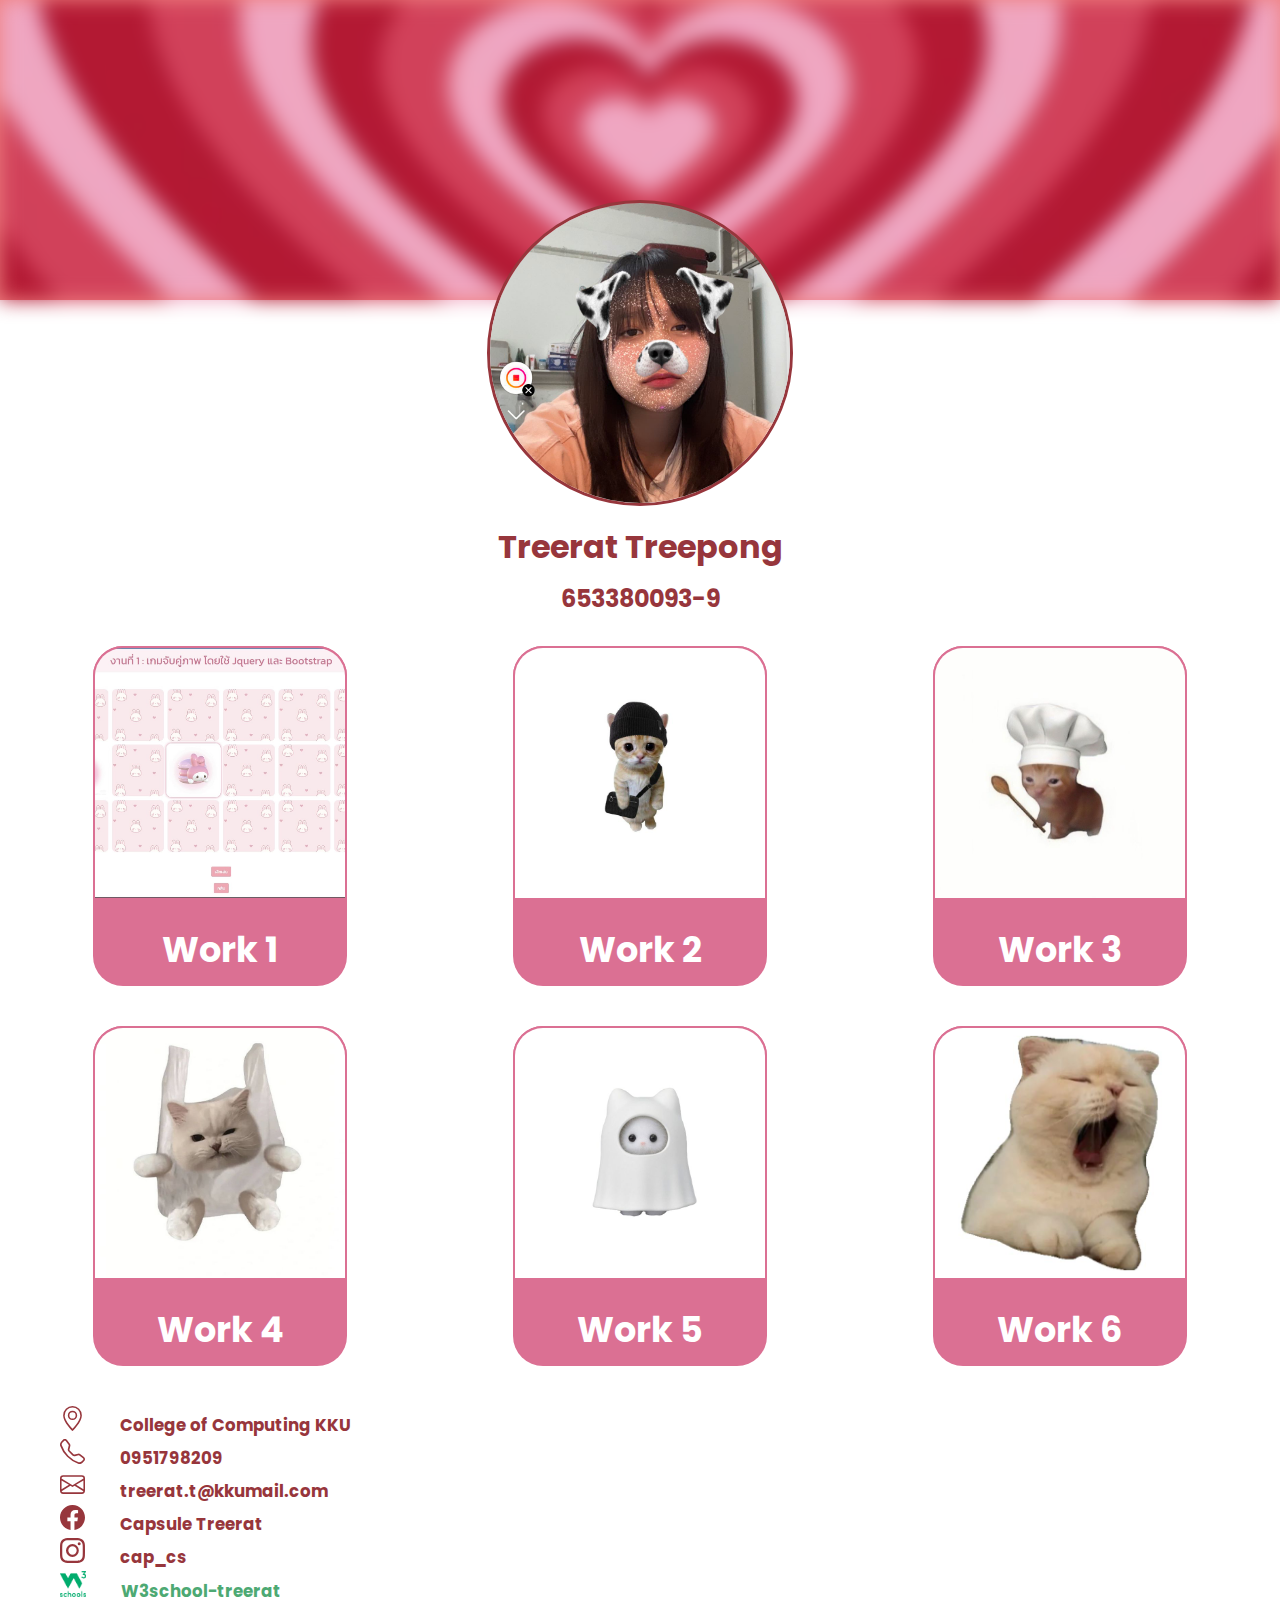
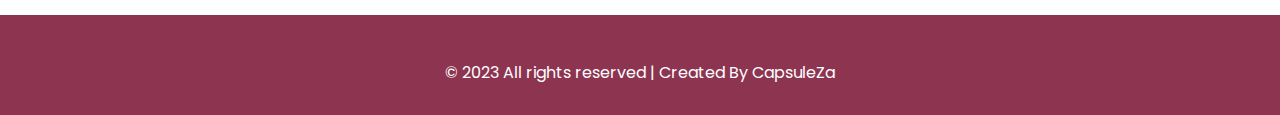
<file: index.html>
<!-- ตรีรัตน์ ตรีพงษ์ 653380093-9 -->
<!DOCTYPE html>
<html lang="en">

<head>
    <meta charset="UTF-8">
    <meta name="viewport" content="width=device-width, initial-scale=1.0">
    <link rel="stylesheet" href="style.css">
    <link href="https://cdn.jsdelivr.net/npm/bootstrap@5.3.2/dist/css/bootstrap.min.css" rel="stylesheet"
        integrity="sha384-T3c6CoIi6uLrA9TneNEoa7RxnatzjcDSCmG1MXxSR1GAsXEV/Dwwykc2MPK8M2HN" crossorigin="anonymous">
    <script src="https://cdn.jsdelivr.net/npm/bootstrap@5.3.2/dist/js/bootstrap.bundle.min.js"
        integrity="sha384-C6RzsynM9kWDrMNeT87bh95OGNyZPhcTNXj1NW7RuBCsyN/o0jlpcV8Qyq46cDfL"
        crossorigin="anonymous"></script>
    <title>Home</title>
 <style>
        small.w3{
  color:#4DA973;
 }
 small.w3:hover{
  color:#71BA8F;
 }
 
    </style>
</head>

<body>
    <header>
        <div class="cover">
            <img src="./photo/bg.jpg" alt="" id="cover">
        </div>
        <center><a href="https://www.w3profile.com/653380093-9" target="_blank" class="mha-noy"><img
                    src="./photo/dog-cap.jpg" alt="profile" id="profile"></a></center>
        <h1>Treerat Treepong</h1>
        <h2>653380093-9</h2>
    </header>
    <main>
        <article>
            <div class="grid-container">
                <div class="grid-item"><a href="./work1.html" class="work">
                        <div class="lab1">
                            <img src="./photo/work1_img.jpg" alt="">
                            <div class="description">
                                <h3>Work 1</h3>

                            </div>
                        </div>
                    </a></div>
                <div class="grid-item"><a href="./work2/work2.html" class="work">
                        <div class="lab1">
                            <img src="./photo/lab2.jpg" alt="">
                            <div class="description">
                                <h3>Work 2</h3>
                            </div>
                        </div>
                    </a></div>
                <div class="grid-item"><a href="./work3.html" class="work">
                        <div class="lab1">
                            <img src="./photo/lab3.jpg" alt="">
                            <div class="description">
                                <h3>Work 3</h3>
                            </div>
                        </div>
                    </a></div>
                <div class="grid-item"><a href="./work4.html" class="work">
                        <div class="lab1">
                            <img src="./photo/lab4.jpg" alt="">
                            <div class="description">
                                <h3>Work 4</h3>
                            </div>
                        </div>
                    </a></div>
                <div class="grid-item"><a href="./work5.html" class="work">
                        <div class="lab1">
                            <img src="./photo/lab1.jpg" alt="">
                            <div class="description">
                                <h3>Work 5</h3>
                            </div>
                        </div>
                    </a></div>
                <div class="grid-item"><a href="./vue.html" class="work">
                        <div class="lab1">
                            <img src="./photo/lab5.jpg" alt="">
                            <div class="description">
                                <h3>Work 6</h3>
                            </div>
                        </div>
                    </a></div>
            </div>
        </article>
        <div class="contact">

            <svg xmlns="http://www.w3.org/2000/svg" width="25" height="25" fill="currentColor" class="bi bi-geo-alt"
                viewBox="0 0 16 16">
                <path
                    d="M12.166 8.94c-.524 1.062-1.234 2.12-1.96 3.07A31.493 31.493 0 0 1 8 14.58a31.481 31.481 0 0 1-2.206-2.57c-.726-.95-1.436-2.008-1.96-3.07C3.304 7.867 3 6.862 3 6a5 5 0 0 1 10 0c0 .862-.305 1.867-.834 2.94M8 16s6-5.686 6-10A6 6 0 0 0 2 6c0 4.314 6 10 6 10" />
                <path d="M8 8a2 2 0 1 1 0-4 2 2 0 0 1 0 4m0 1a3 3 0 1 0 0-6 3 3 0 0 0 0 6" />
            </svg>
            <small>College of Computing KKU</small>
            <br>
            <svg xmlns="http://www.w3.org/2000/svg" width="25" height="25" fill="currentColor" class="bi bi-telephone"
                viewBox="0 0 16 16">
                <path
                    d="M3.654 1.328a.678.678 0 0 0-1.015-.063L1.605 2.3c-.483.484-.661 1.169-.45 1.77a17.568 17.568 0 0 0 4.168 6.608 17.569 17.569 0 0 0 6.608 4.168c.601.211 1.286.033 1.77-.45l1.034-1.034a.678.678 0 0 0-.063-1.015l-2.307-1.794a.678.678 0 0 0-.58-.122l-2.19.547a1.745 1.745 0 0 1-1.657-.459L5.482 8.062a1.745 1.745 0 0 1-.46-1.657l.548-2.19a.678.678 0 0 0-.122-.58L3.654 1.328zM1.884.511a1.745 1.745 0 0 1 2.612.163L6.29 2.98c.329.423.445.974.315 1.494l-.547 2.19a.678.678 0 0 0 .178.643l2.457 2.457a.678.678 0 0 0 .644.178l2.189-.547a1.745 1.745 0 0 1 1.494.315l2.306 1.794c.829.645.905 1.87.163 2.611l-1.034 1.034c-.74.74-1.846 1.065-2.877.702a18.634 18.634 0 0 1-7.01-4.42 18.634 18.634 0 0 1-4.42-7.009c-.362-1.03-.037-2.137.703-2.877L1.885.511z" />
            </svg>
            <small>0951798209</small>
            <br>
            <svg xmlns="http://www.w3.org/2000/svg" width="25" height="25" fill="currentColor" class="bi bi-envelope"
                viewBox="0 0 16 16">
                <path
                    d="M0 4a2 2 0 0 1 2-2h12a2 2 0 0 1 2 2v8a2 2 0 0 1-2 2H2a2 2 0 0 1-2-2zm2-1a1 1 0 0 0-1 1v.217l7 4.2 7-4.2V4a1 1 0 0 0-1-1zm13 2.383-4.708 2.825L15 11.105zm-.034 6.876-5.64-3.471L8 9.583l-1.326-.795-5.64 3.47A1 1 0 0 0 2 13h12a1 1 0 0 0 .966-.741M1 11.105l4.708-2.897L1 5.383z" />
            </svg>
            <small>treerat.t@kkumail.com</small>
            <br>
            <a class="hee" href="https://www.facebook.com/capsule.treepong.5" target="_blank">
                <div class="facebook">
                    <svg xmlns="http://www.w3.org/2000/svg" width="25" height="25" fill="currentColor"
                        class="bi bi-facebook" viewBox="0 0 16 16">
                        <path
                            d="M16 8.049c0-4.446-3.582-8.05-8-8.05C3.58 0-.002 3.603-.002 8.05c0 4.017 2.926 7.347 6.75 7.951v-5.625h-2.03V8.05H6.75V6.275c0-2.017 1.195-3.131 3.022-3.131.876 0 1.791.157 1.791.157v1.98h-1.009c-.993 0-1.303.621-1.303 1.258v1.51h2.218l-.354 2.326H9.25V16c3.824-.604 6.75-3.934 6.75-7.951" />
                    </svg>
                    <small>Capsule Treerat</small>
                </div>
            </a>
            <a class="hee" href="https://www.instagram.com/cap_cs/" target="_blank">
                <div class="facebook">
                    <svg xmlns="http://www.w3.org/2000/svg" width="25" height="25" fill="currentColor" class="bi bi-instagram"
                viewBox="0 0 16 16">
                <path
                    d="M8 0C5.829 0 5.556.01 4.703.048 3.85.088 3.269.222 2.76.42a3.917 3.917 0 0 0-1.417.923A3.927 3.927 0 0 0 .42 2.76C.222 3.268.087 3.85.048 4.7.01 5.555 0 5.827 0 8.001c0 2.172.01 2.444.048 3.297.04.852.174 1.433.372 1.942.205.526.478.972.923 1.417.444.445.89.719 1.416.923.51.198 1.09.333 1.942.372C5.555 15.99 5.827 16 8 16s2.444-.01 3.298-.048c.851-.04 1.434-.174 1.943-.372a3.916 3.916 0 0 0 1.416-.923c.445-.445.718-.891.923-1.417.197-.509.332-1.09.372-1.942C15.99 10.445 16 10.173 16 8s-.01-2.445-.048-3.299c-.04-.851-.175-1.433-.372-1.941a3.926 3.926 0 0 0-.923-1.417A3.911 3.911 0 0 0 13.24.42c-.51-.198-1.092-.333-1.943-.372C10.443.01 10.172 0 7.998 0h.003zm-.717 1.442h.718c2.136 0 2.389.007 3.232.046.78.035 1.204.166 1.486.275.373.145.64.319.92.599.28.28.453.546.598.92.11.281.24.705.275 1.485.039.843.047 1.096.047 3.231s-.008 2.389-.047 3.232c-.035.78-.166 1.203-.275 1.485a2.47 2.47 0 0 1-.599.919c-.28.28-.546.453-.92.598-.28.11-.704.24-1.485.276-.843.038-1.096.047-3.232.047s-2.39-.009-3.233-.047c-.78-.036-1.203-.166-1.485-.276a2.478 2.478 0 0 1-.92-.598 2.48 2.48 0 0 1-.6-.92c-.109-.281-.24-.705-.275-1.485-.038-.843-.046-1.096-.046-3.233 0-2.136.008-2.388.046-3.231.036-.78.166-1.204.276-1.486.145-.373.319-.64.599-.92.28-.28.546-.453.92-.598.282-.11.705-.24 1.485-.276.738-.034 1.024-.044 2.515-.045v.002zm4.988 1.328a.96.96 0 1 0 0 1.92.96.96 0 0 0 0-1.92zm-4.27 1.122a4.109 4.109 0 1 0 0 8.217 4.109 4.109 0 0 0 0-8.217zm0 1.441a2.667 2.667 0 1 1 0 5.334 2.667 2.667 0 0 1 0-5.334" />
            </svg>
                    <small>cap_cs</small>
                </div>
            </a>
            <a class="hee" href="https://www.w3profile.com/653380093-9 " target="_blank">
                <div class="facebook">
                    <img src="./photo/W3Schools_logo.svg.png" alt="w3" class="w3">
                    <small class="w3">W3school-treerat</small>
                </div>
            </a>
        </div>
    </main>
    <footer>
        <p class="footer">&copy; 2023 All rights reserved | Created By <span>CapsuleZa</span></p>
    </footer>
</body>

</html>
</file>
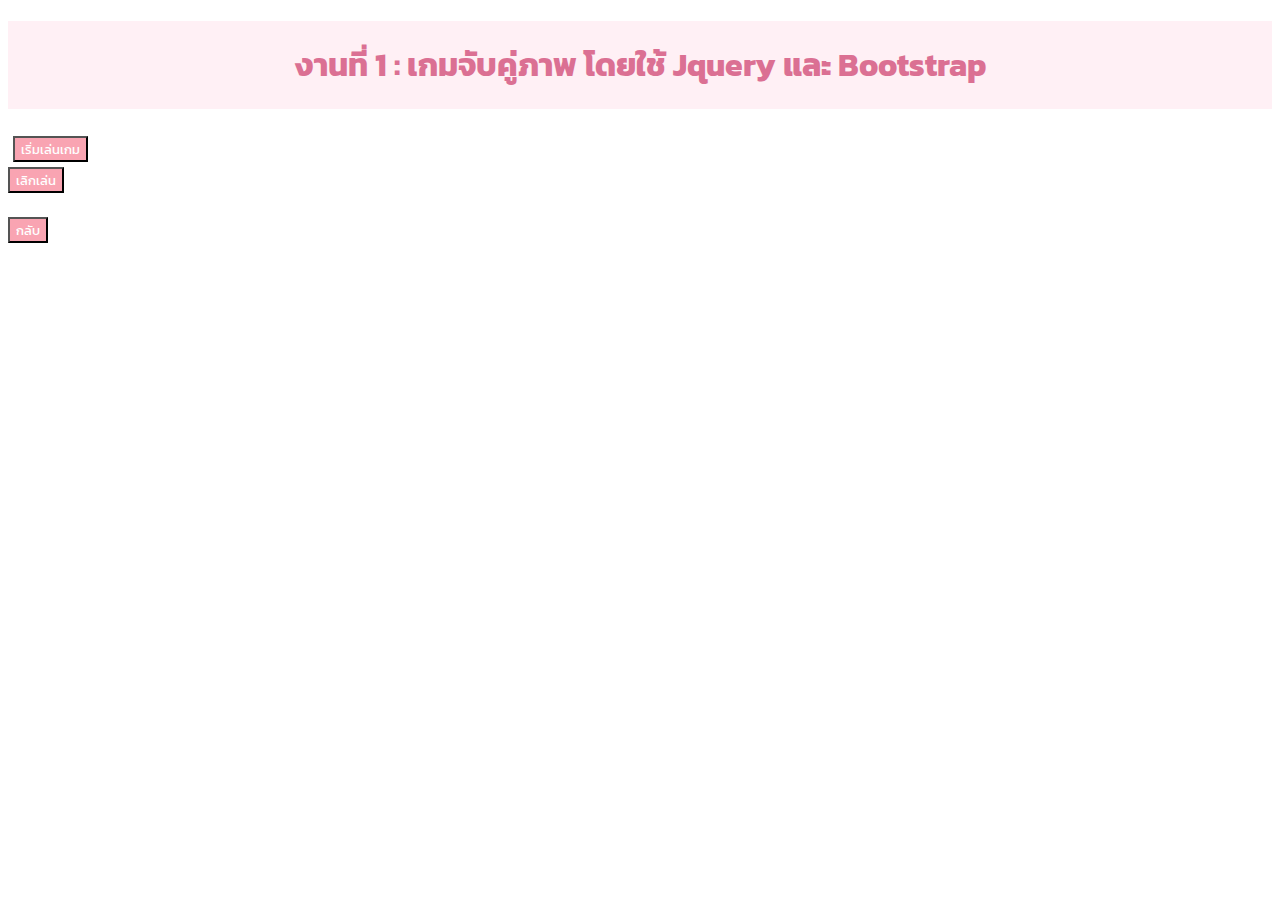
<file: work1.html>
<!DOCTYPE html>
<html lang="en">

<head>
    <meta charset="UTF-8">
    <meta name="viewport" content="width=device-width, initial-scale=1.0">
    <title>Work1: Jquery+Bootstrap Matching game</title>
    <link href="https://cdn.jsdelivr.net/npm/bootstrap@5.1.3/dist/css/bootstrap.min.css" rel="stylesheet"
        integrity="sha384-1BmE4kWBq78iYhFldvKuhfTAU6auU8tT94WrHftjDbrCEXSU1oBoqyl2QvZ6jIW3" crossorigin="anonymous">
    <script src="https://ajax.googleapis.com/ajax/libs/jquery/3.5.1/jquery.min.js"></script>
    <style>
        @import url('https://fonts.googleapis.com/css2?family=Anuphan&family=Athiti&family=Chakra+Petch:ital,wght@1,300&family=Fahkwang:wght@300&family=Kanit:wght@300;400&family=Noto+Sans+Thai:wght@300&family=Pixelify+Sans&family=Poppins:wght@300&display=swap');
        *{
            font-family: 'Kanit', sans-serif;
           
        }
        .p-5 {
            padding: 5px;
        }

        #view2 .col {
            padding: 2px;
        }

        #view2 .col img {
            width: 100%;
            border-radius: 20px;
           padding: 5px;
        }
       #view2 .col img:hover{
        box-shadow: 0px 0px 10px palevioletred;
       }
       h1.hearder{
        text-align: center;
        color: palevioletred;
        background-color: lavenderblush;
        padding: 20px;

       }
       button.btn{
        background-color: rgb(249, 164, 178);
        color: white;
       }
    </style>
</head>

<body>
    <h1 class="hearder">งานที่ 1 : เกมจับคู่ภาพ โดยใช้ Jquery และ Bootstrap</h1>
    <div id="view1" class="text-center p-5">
        <button type="button" class="btn" id="playBtn" >เริ่มเล่นเกม</button>
    </div>
    <div id="view2" class="container p-5">
        <div class="row">
            <div class="col"><img src="work1/0.jpg" id="img1"></div>
            <div class="col"><img src="work1/1.jpg" id="img2"></div>
            <div class="col"><img src="work1/2.jpg" id="img3"></div>
            <div class="col"><img src="work1/3.jpg" id="img4"></div>
            <div class="col"><img src="work1/4.jpg" id="img5"></div>
            <div class="col"><img src="work1/5.jpg" id="img6"></div>
        </div>
        <div class="row">
            <div class="col"><img src="work1/6.jpg" id="img7"></div>
            <div class="col"><img src="work1/7.jpg" id="img8"></div>
            <div class="col"><img src="work1/8.jpg" id="img9"></div>
            <div class="col"><img src="work1/9.jpg" id="img10"></div>
            <div class="col"><img src="work1/10.jpg" id="img11"></div>
            <div class="col"><img src="work1/11.jpg" id="img12"></div>
        </div>
        <div class="row">
            <div class="col"><img src="work1/12.jpg" id="img13"></div>
            <div class="col"><img src="work1/13.jpg" id="img14"></div>
            <div class="col"><img src="work1/14.jpg" id="img15"></div>
            <div class="col"><img src="work1/15.jpg" id="img16"></div>
            <div class="col"><img src="work1/16.jpg" id="img17"></div>
            <div class="col"><img src="work1/17.jpg" id="img18"></div>
        </div>
    </div>
    <div class="text-center">
        <button type="button" id="stopBtn" class="btn">เลิกเล่น</button>
    </div>
    <br>
    <div class="text-center">
       <a href="./index.html"><button type="button" id="stopBtn" class="btn ">กลับ</button></a> 
    </div>
    <script>
        var open_count = 0;
        var open_card1 = 0;
        var open_card2 = 0;
        var all_card = 36;
        $(function () {
            $("#view2").hide();
            $("#playBtn").click(startGame);
            $("#stopBtn").click(stopGame);
            $("#view2 img").click(imgClick);
        });

        function imgClick() {
            if ($(this).attr("state") != 0) return;
            if (open_count >= 2) return;

            open_count++;
            var s = $(this).attr("srcx");
            if (open_count == 1) open_card1 = s;
            if (open_count == 2) open_card2 = s;

            $(this).hide().attr("src", s).slideDown(500);
            $(this).attr("state", 1);
            if (open_count == 2) {
                setTimeout(() => {
                    if (open_card1 == open_card2) {
                        all_card -= 2;
                        $("[state=1]").hide().attr("state", 2);
                    } else {
                        $("[state=1]").attr("state", 0).attr("src", "work1/0.jpg")
                    }
                    open_count = 0;
                    open_card2 = "";
                    open_card1 = "";
                }, 2000)
            }
        }

        function startGame() {
            shuffle();
            open_count = 0;
            all_card = 36;
            $("#view2").show();
            $("#view1").hide();
        }

        function stopGame() {
            $("#view2").hide();
            $("#view1").show();
        }

        function shuffle() {
            var list = [];
            list[0] = 0;
            for (var i = 1; i <= 18; i++) {
                list.push(i);
                list.push(i);
            }
            for (var i = 1; i < 100; i++) {
                var a = 1 + Math.round(Math.random() * 35);
                var b = 1 + Math.round(Math.random() * 35);
                var t = list[a];
                list[a] = list[b];
                list[b] = t;
            }
            $("#view2 img").attr("src", "work1/0.jpg")
                .attr("state", 0);
            for (var i = 1; i <= 36; i++) {
                $("#img" + i).attr("srcx", "work1/" + list[i] + ".jpg");
            }
        }
    </script>
</body>

</html>
</file>
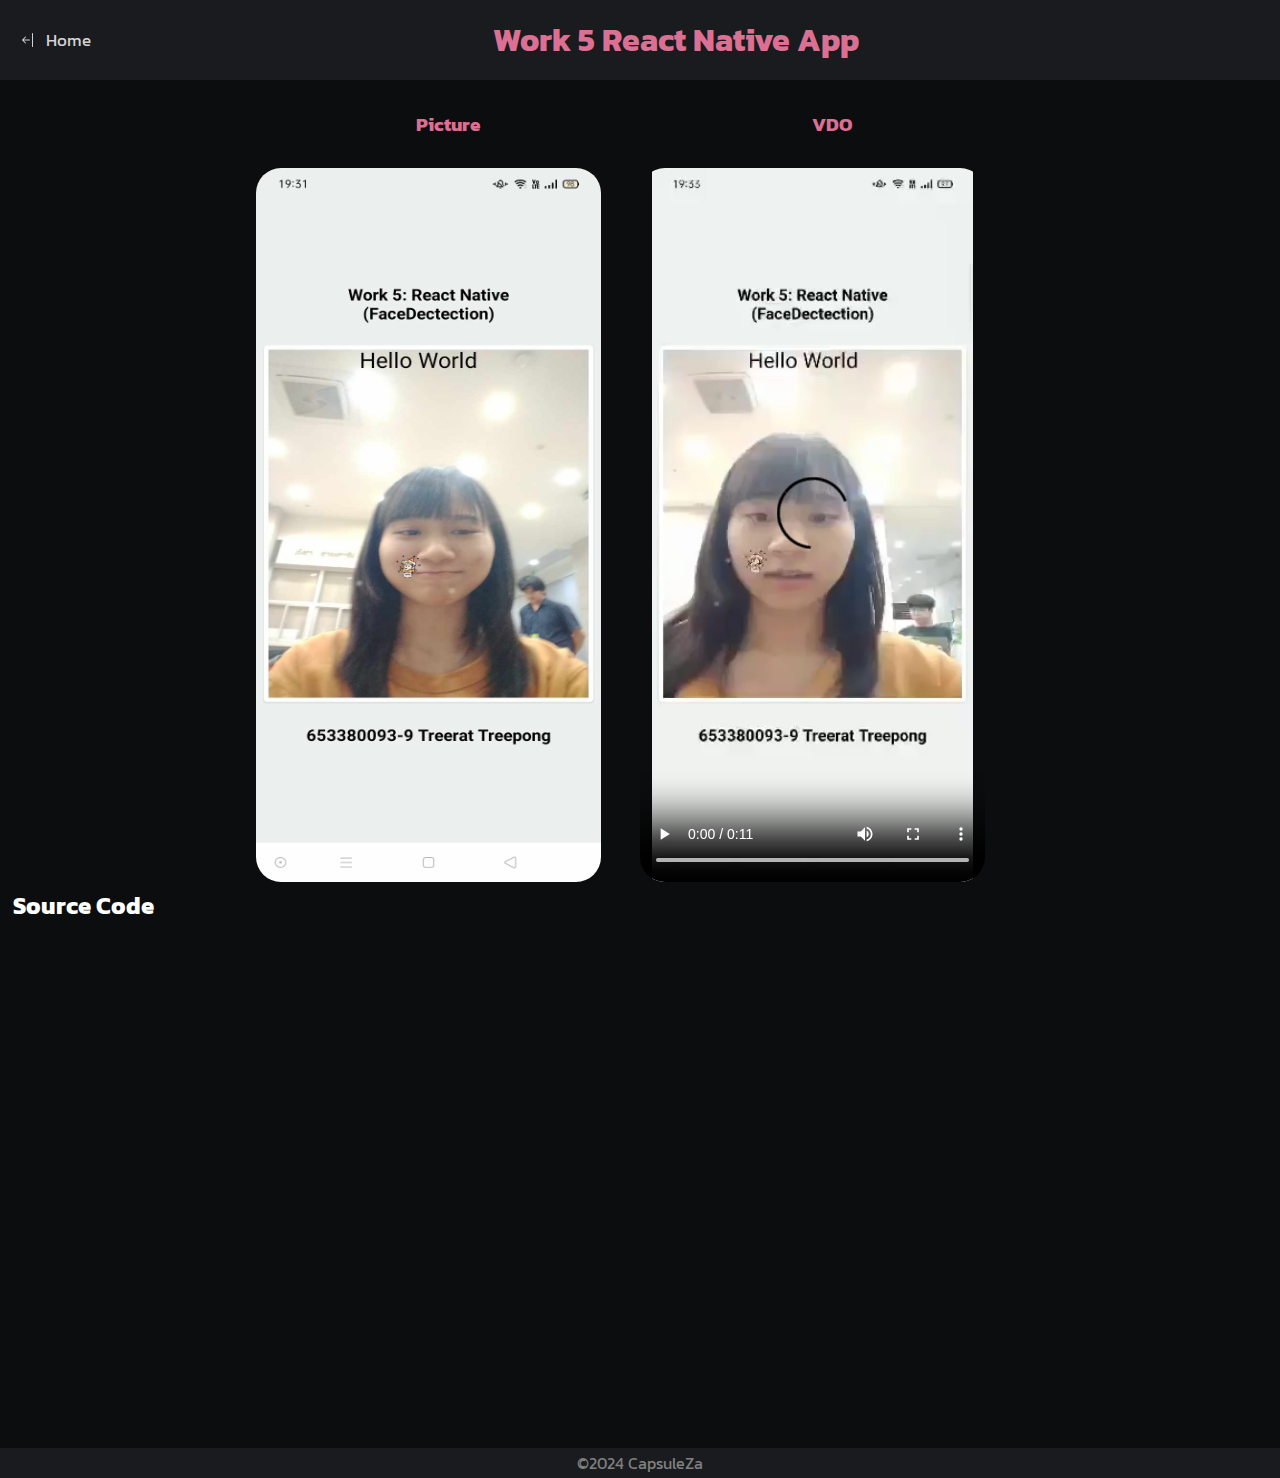
<file: work5.html>
<!DOCTYPE html>
<html lang="en">

<head>
    <meta charset="UTF-8">
    <meta name="viewport" content="width=device-width, initial-scale=1.0">
    <title>Work5</title>
    <script src="https://cdn.jsdelivr.net/npm/@popperjs/core@2.11.8/dist/umd/popper.min.js" integrity="sha384-I7E8VVD/ismYTF4hNIPjVp/Zjvgyol6VFvRkX/vR+Vc4jQkC+hVqc2pM8ODewa9r" crossorigin="anonymous"></script>
<script src="https://cdn.jsdelivr.net/npm/bootstrap@5.3.3/dist/js/bootstrap.min.js" integrity="sha384-0pUGZvbkm6XF6gxjEnlmuGrJXVbNuzT9qBBavbLwCsOGabYfZo0T0to5eqruptLy" crossorigin="anonymous"></script>
</head>
<style>
    @import url('https://fonts.googleapis.com/css2?family=Anuphan&family=Athiti&family=Chakra+Petch:ital,wght@1,300&family=Fahkwang:wght@300&family=Kanit:wght@300;400&family=Noto+Sans+Thai:wght@300&family=Pixelify+Sans&family=Poppins:wght@300&display=swap');
    * {
        font-family: 'Kanit', sans-serif;
        background-color: #0C0D0E;
        margin: 0;
        padding: 0;
    }
    header{
        text-align: center;
        background-color: #191b1e;
        color: aliceblue;
        display: flex;
        justify-content: center;
        /* จัดให้ตรงกลางแนวนอน */
        align-items: center;
        /* จัดให้ตรงกลางแนวตั้ง */
        height: 60px;
    }
    table {
        margin: auto;
    }

    td h3 {
        text-align: center;
        color: palevioletred;
        margin: 30px;
    }
    h2 {
        margin-left: 1%;
        color: white;
    }
    p {
        display: flex;
        justify-content: center;
        /* จัดให้ตรงกลางแนวนอน */
        align-items: center;
        /* จัดให้ตรงกลางแนวตั้ง */
        height: 30px;
        margin: 0;
        background-color: #191b1e;
        color: gray;
    }
    table {
        width: 60%;
        border-collapse: collapse;
    }
    svg,small{
        align-items: flex-start;
    }
    iframe {
        display: block;
        margin: auto;
    }
    a {
  display: grid;
  grid-template-columns: auto auto; /* สร้าง grid 2 คอลัมน์ที่ความกว้างของเนื้อหา */
  align-items: center; /* จัดให้ตัวหนังสือและไอคอนอยู่ตรงกลางแนวตั้ง */
  gap: 5px; /* ระยะห่างระหว่างไอคอนกับตัวหนังสือ */
}
header {
  display: grid;
  grid-template-columns: auto 1fr; /* สร้าง grid 2 คอลัมน์ คอลัมน์แรกจะมีขนาดตาม content คอลัมน์ที่สองจะเต็มพื้นที่ที่เหลือ */
  align-items: center; /* จัดให้ element อยู่ตรงกลางแนวตั้ง */
  padding: 10px 20px; /* ระยะห่างของ element จากขอบ */
  /* background-color: #2a2d31; */
  color: lightgrey;
}

a {
    font-size: 20px;
    background-color: #191b1e;
  color: lightgrey;
  text-decoration: none; /* ลบ underline ของ link */
}

svg {
    background-color: #191b1e;
  margin-right: 5px; /* ระยะห่างของ icon กับ text */
}
small{
    background-color: #191b1e; 
}
a:hover{
    color: palevioletred;
}

h1 {
  margin: 0; /* ลบ margin ของ h1 */
  justify-self: center; /* จัดให้ h1 อยู่ตรงกลางแนวนอน */
  background-color: #191b1e;
  color: palevioletred;
}
div.expo{
    width: 80%;
}
img{
    border-radius: 25px;
}
video{
   border-radius: 25px;
}
</style>

<body>
    <header>
        <a href="./index.html"><svg xmlns="http://www.w3.org/2000/svg" width="16" height="16" fill="currentColor" class="bi bi-arrow-bar-left" viewBox="0 0 16 16">
            <path fill-rule="evenodd" d="M12.5 15a.5.5 0 0 1-.5-.5v-13a.5.5 0 0 1 1 0v13a.5.5 0 0 1-.5.5M10 8a.5.5 0 0 1-.5.5H3.707l2.147 2.146a.5.5 0 0 1-.708.708l-3-3a.5.5 0 0 1 0-.708l3-3a.5.5 0 1 1 .708.708L3.707 7.5H9.5a.5.5 0 0 1 .5.5"/>
          </svg><small>Home</small></a>
        <h1>Work 5 React Native App</h1>
    </header>
    <table>
        <tr>
            <td>
                <h3>Picture</h3>
            </td>
            <td>
                <h3>VDO</h3>
            </td>

        </tr>
        <tr>
            <td class="content"><img src="./photo/pic.jpg" alt="pic" height="714" width="345" frameborder="0" scrolling="no" ></td>
            <td><video src="./photo/vdo.mp4"height="714" width="345" frameborder="0" scrolling="no" controls autoplay></video>
            </td>
        </tr>
    </table>
    <div class="source">
        <h2>Source Code</h2>
        <div class="expo" data-snack-id="@treerat/work5" data-snack-platform="web" data-snack-preview="true" data-snack-theme="dark"
            style="overflow:hidden;background:#0C0D0E;border:1px solid var(--color-border);border-radius:4px;height:505px;width:95%;margin: 10px auto;">
        </div>
        <script  src="https://snack.expo.dev/embed.js"></script>
    </div>
    <footer>
        <p>&copy;2024 CapsuleZa</p>
    </footer>
</body>

</html>
</file>
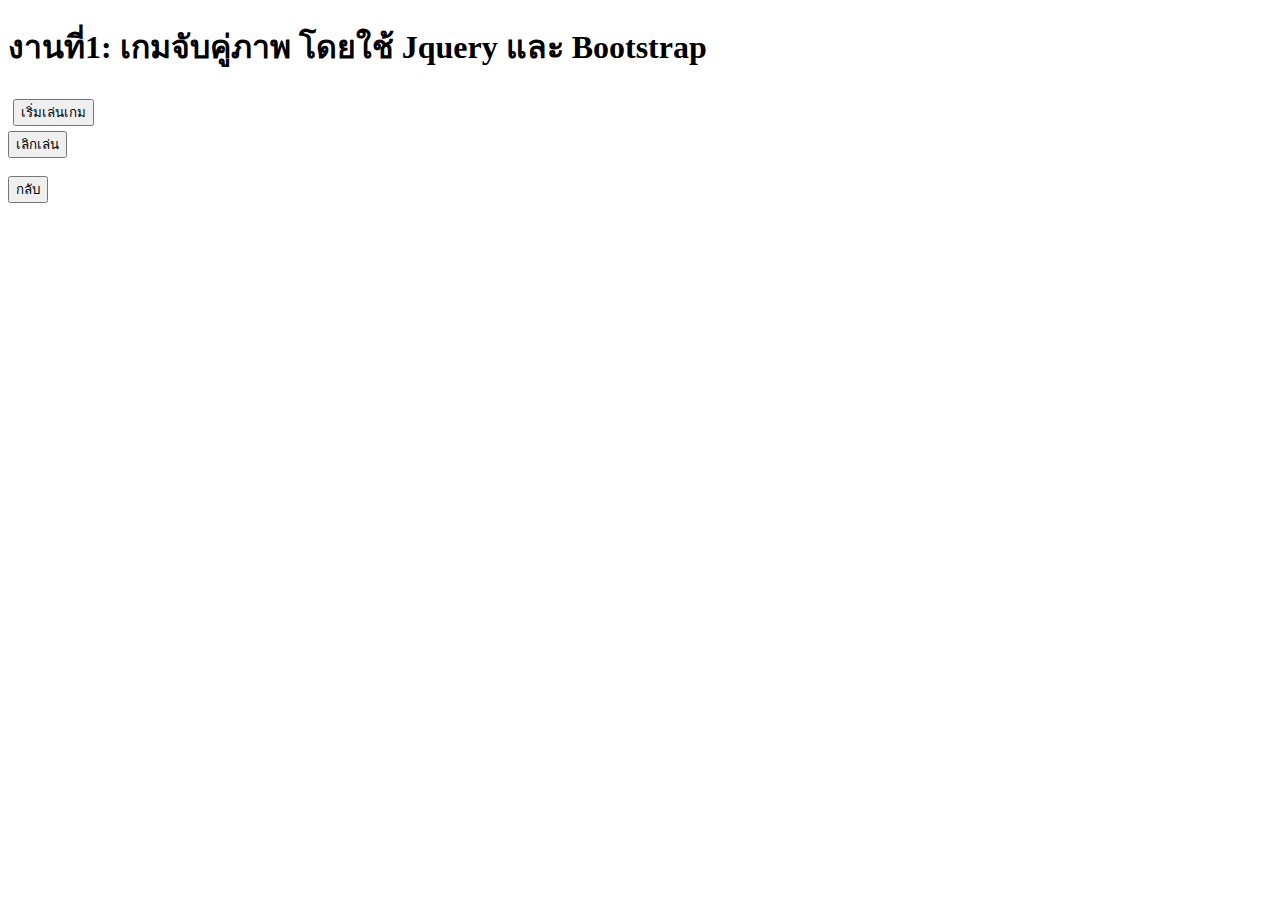
<file: CapsulezaWork1/work1.html>
<!DOCTYPE html>
<html lang="en">

<head>
    <meta charset="UTF-8">
    <meta name="viewport" content="width=device-width, initial-scale=1.0">
    <title>Work1: Jquery+Bootstrap Matching game</title>
    <link href="https://cdn.jsdelivr.net/npm/bootstrap@5.1.3/dist/css/bootstrap.min.css" rel="stylesheet"
        integrity="sha384-1BmE4kWBq78iYhFldvKuhfTAU6auU8tT94WrHftjDbrCEXSU1oBoqyl2QvZ6jIW3" crossorigin="anonymous">
    <script src="https://ajax.googleapis.com/ajax/libs/jquery/3.5.1/jquery.min.js"></script>
    <style>
        .p-5 {
            padding: 5px;
        }

        #view2 .col {
            padding: 2px;
        }

        #view2 .col img {
            width: 100%;
        }
    </style>
</head>

<body>
    <h1 class="alert alert-primary text-center">งานที่1: เกมจับคู่ภาพ โดยใช้ Jquery และ Bootstrap</h1>
    <div id="view1" class="text-center p-5">
        <button type="button" class="btn btn-primary" id="playBtn">เริ่มเล่นเกม</button>
    </div>
    <div id="view2" class="container p-5">
        <div class="row">
            <div class="col"><img src="work1/0.jpg" id="img1"></div>
            <div class="col"><img src="work1/1.jpg" id="img2"></div>
            <div class="col"><img src="work1/2.jpg" id="img3"></div>
            <div class="col"><img src="work1/3.jpg" id="img4"></div>
            <div class="col"><img src="work1/4.jpg" id="img5"></div>
            <div class="col"><img src="work1/5.jpg" id="img6"></div>
        </div>
        <div class="row">
            <div class="col"><img src="work1/6.jpg" id="img7"></div>
            <div class="col"><img src="work1/7.jpg" id="img8"></div>
            <div class="col"><img src="work1/8.jpg" id="img9"></div>
            <div class="col"><img src="work1/9.jpg" id="img10"></div>
            <div class="col"><img src="work1/10.jpg" id="img11"></div>
            <div class="col"><img src="work1/11.jpg" id="img12"></div>
        </div>
        <div class="row">
            <div class="col"><img src="work1/12.jpg" id="img13"></div>
            <div class="col"><img src="work1/13.jpg" id="img14"></div>
            <div class="col"><img src="work1/14.jpg" id="img15"></div>
            <div class="col"><img src="work1/15.jpg" id="img16"></div>
            <div class="col"><img src="work1/16.jpg" id="img17"></div>
            <div class="col"><img src="work1/17.jpg" id="img18"></div>
        </div>
    </div>
    <div class="text-center">
        <button type="button" id="stopBtn" class="btn btn-primary">เลิกเล่น</button>
    </div>
    <br>
    <div class="text-center">
       <a href="./index.html"><button type="button" id="stopBtn" class="btn btn-primary">กลับ</button></a> 
    </div>
    <script>
        var open_count = 0;
        var open_card1 = 0;
        var open_card2 = 0;
        var all_card = 36;
        $(function () {
            $("#view2").hide();
            $("#playBtn").click(startGame);
            $("#stopBtn").click(stopGame);
            $("#view2 img").click(imgClick);
        });

        function imgClick() {
            if ($(this).attr("state") != 0) return;
            if (open_count >= 2) return;

            open_count++;
            var s = $(this).attr("srcx");
            if (open_count == 1) open_card1 = s;
            if (open_count == 2) open_card2 = s;

            $(this).hide().attr("src", s).slideDown(500);
            $(this).attr("state", 1);
            if (open_count == 2) {
                setTimeout(() => {
                    if (open_card1 == open_card2) {
                        all_card -= 2;
                        $("[state=1]").hide().attr("state", 2);
                    } else {
                        $("[state=1]").attr("state", 0).attr("src", "work1/0.jpg")
                    }
                    open_count = 0;
                    open_card2 = "";
                    open_card1 = "";
                }, 2000)
            }
        }

        function startGame() {
            shuffle();
            open_count = 0;
            all_card = 36;
            $("#view2").show();
            $("#view1").hide();
        }

        function stopGame() {
            $("#view2").hide();
            $("#view1").show();
        }

        function shuffle() {
            var list = [];
            list[0] = 0;
            for (var i = 1; i <= 18; i++) {
                list.push(i);
                list.push(i);
            }
            for (var i = 1; i < 100; i++) {
                var a = 1 + Math.round(Math.random() * 35);
                var b = 1 + Math.round(Math.random() * 35);
                var t = list[a];
                list[a] = list[b];
                list[b] = t;
            }
            $("#view2 img").attr("src", "work1/0.jpg")
                .attr("state", 0);
            for (var i = 1; i <= 36; i++) {
                $("#img" + i).attr("srcx", "work1/" + list[i] + ".jpg");
            }
        }
    </script>
</body>

</html>
</file>
<file: style.css>
@import url('https://fonts.googleapis.com/css2?family=Anuphan&family=Athiti&family=Chakra+Petch:ital,wght@1,300&family=Fahkwang:wght@300&family=Kanit:wght@300;400&family=Noto+Sans+Thai:wght@300&family=Pixelify+Sans&family=Poppins:wght@300&display=swap');
*{
    font-family: 'Poppins', sans-serif;
    margin: 0;
    padding: 0;
}
.grid-container {
    display: grid;
    grid-template-columns: auto auto auto;
    /* background-color: #efbebe; */
    padding: 10px;
  }
  .grid-item {
    /* background-color: rgb(255, 239, 239); */
    /* border: 1px solid #efbebe; */
    padding: 20px;
    font-size: 30px;
    text-align: center;
  }
  header div.cover{
    width: 100%;
    height: 300px;
    background-color: lightcoral;
  }
  #cover{
    width: 100%;
    height: 300px;
    filter: blur(10px);
  }
  #profile{
    margin-top: -100px;
    width: 300px;
    border-radius: 1000px;
    border: 3px solid#97363C;
    position: relative;
  }
  header h1{
    color: #97363C;
    font-weight: bold;
    text-align: center;
    margin-top: 10px;
  }
  header h2{
    color: #97363C;
    font-weight: bold;
    text-align: center;
    margin-top: 10px;
  }
  footer{
    background-color: rgb(141, 52, 80);
    color: white;
    text-align: center;
    width: 100%;
    height: 100px;
  }
  footer p.footer{
    padding-top: 45px;
  }
  article div.grid-container div.grid-item div.lab1 img{
    width: 250px;
    height: 250px;
    border-radius: 30px 30px 0px 0px;
    border: 2px solid palevioletred;
  }
  span:hover{
    color: red;
    cursor: pointer;
  }
  div.lab1{
    background-color: palevioletred;
    width: max-content;
    margin: auto;
    border-radius: 30px;
    padding-bottom: 10px;
  }
  a.work{
    color: white;
    text-decoration: none;
  }
  div.lab1:hover{
    box-shadow: 0px 2px 10px rgb(74, 59, 59);
    transition: all .035s;
  }
  h3{
    padding-top: 10px;
  }
  div.contact svg,small{
    color: #97363C;
    font-weight: bold;
    margin-left: 30px;
  }
  div.contact{
    margin-left: 30px;
    margin-top: 10px;
    margin-bottom: 10px;
    font-size: 20px;
  }
 svg{
    margin: 0;
 }
 a.mha-noy img:hover{
  box-shadow:1px 2px 10px #97363C;  
 }
 a.hee{
  text-decoration: none;
  width: max-content;
  background-color: aliceblue;
 }
 small:hover{
  color: palevioletred;
  text-decoration: underline;
 }
 img.w3{
  width: 26px;
  height: 26px;
  margin-left: 30px;
 }
 small.w3{
  color:#4DA973;
 }
 small.w3:hover{
  color:#71BA8F;
 }
</file>
